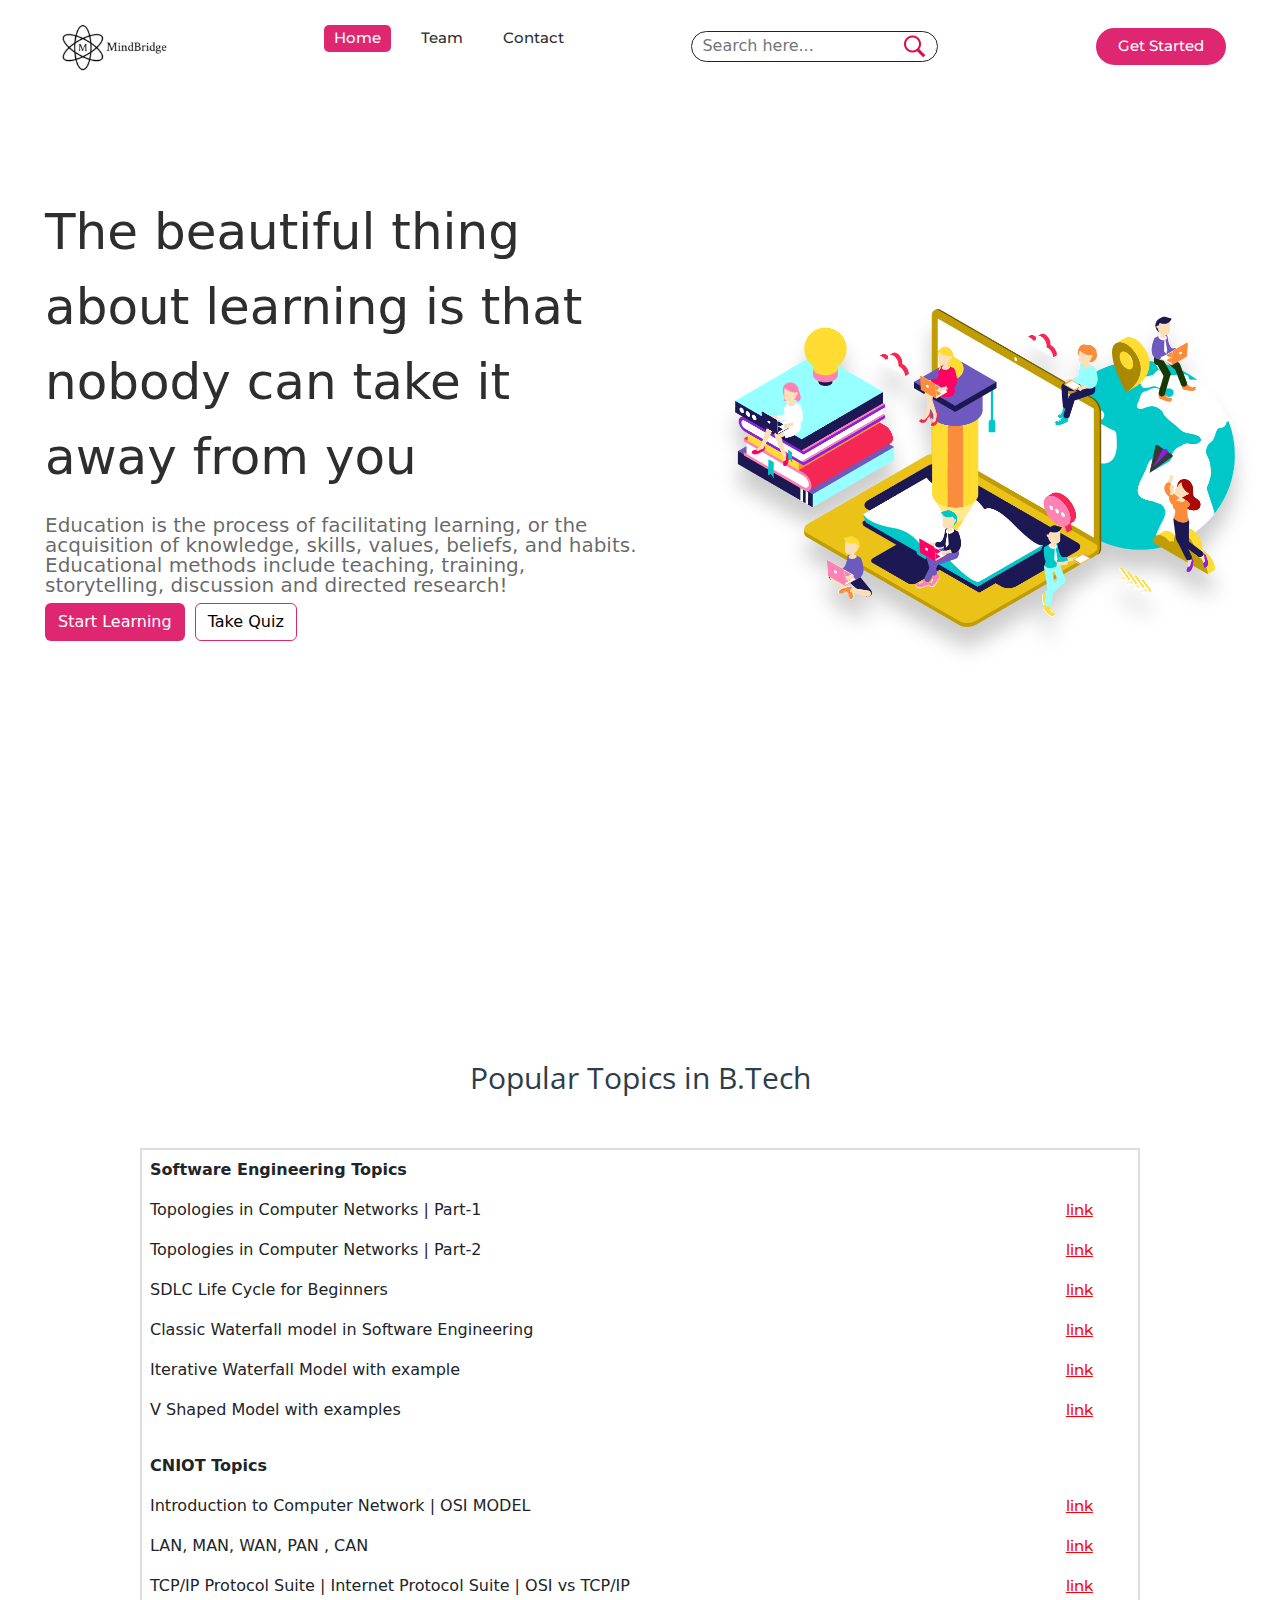
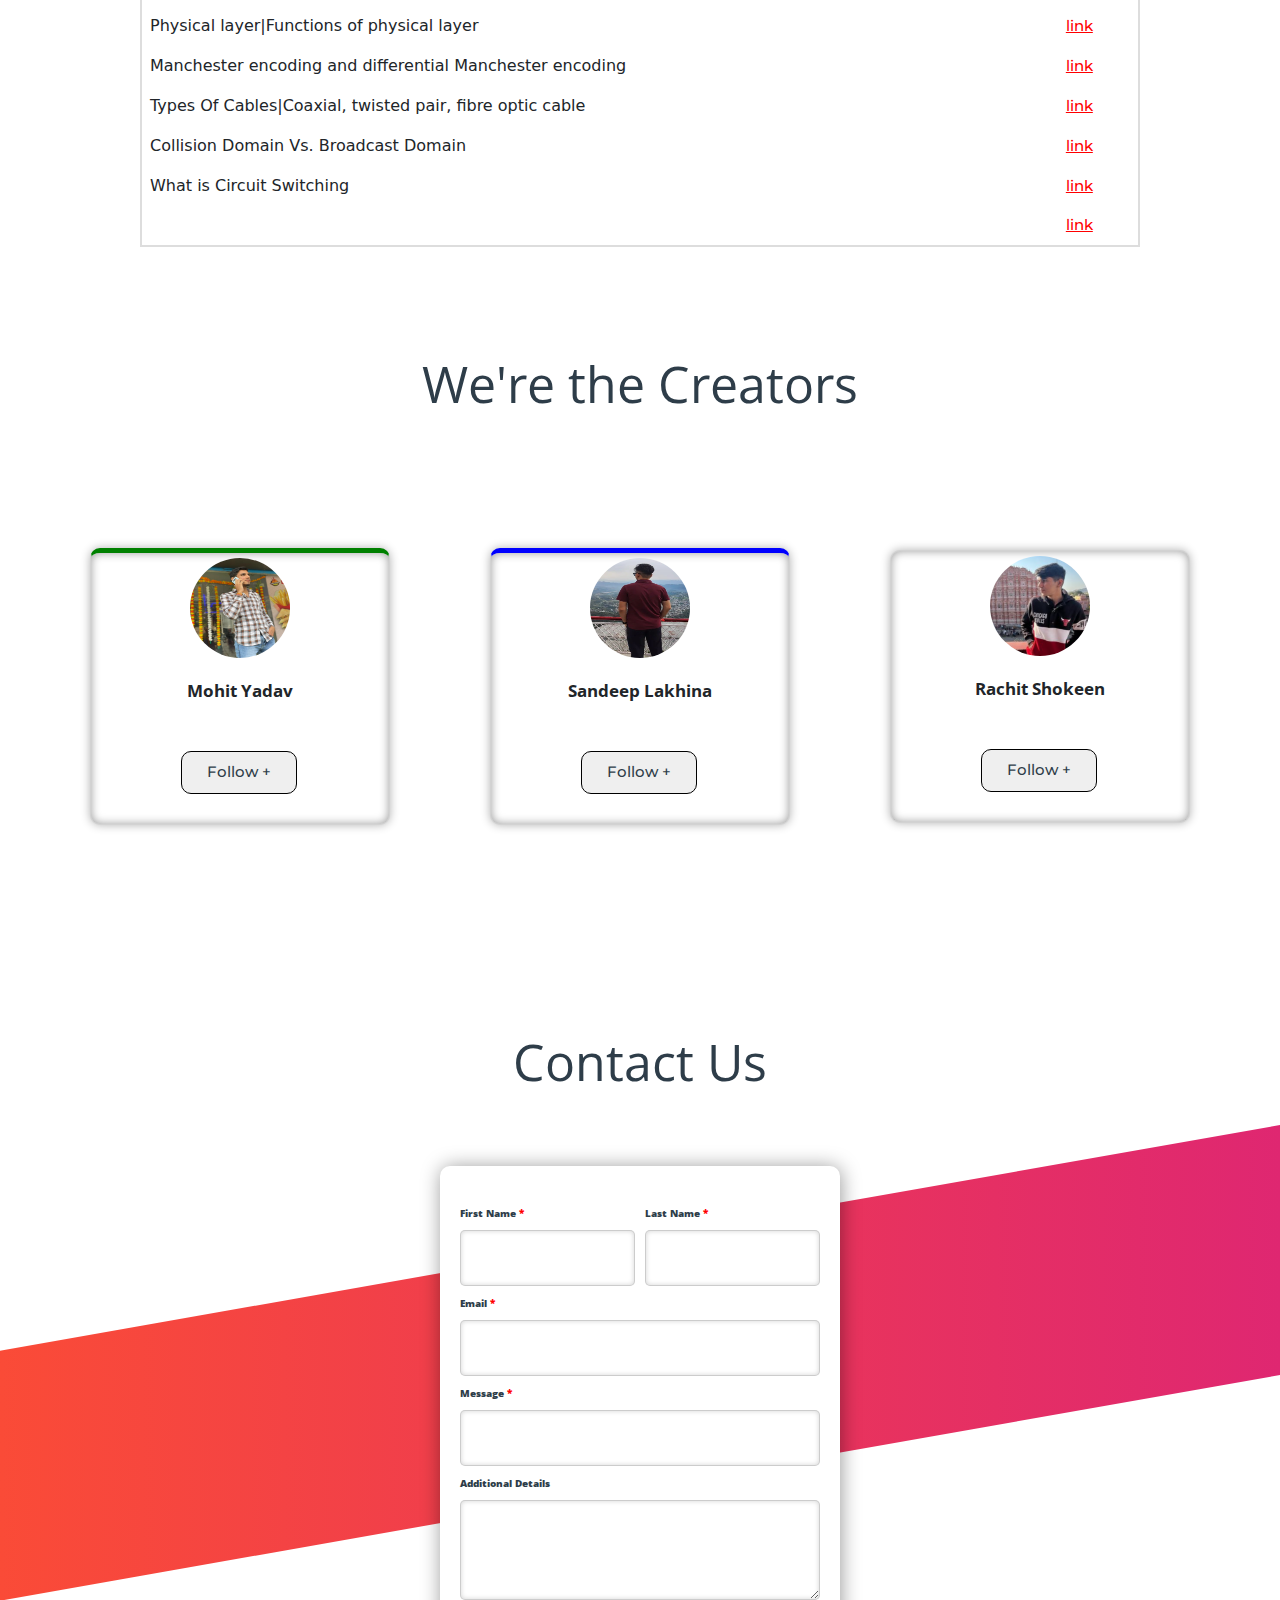
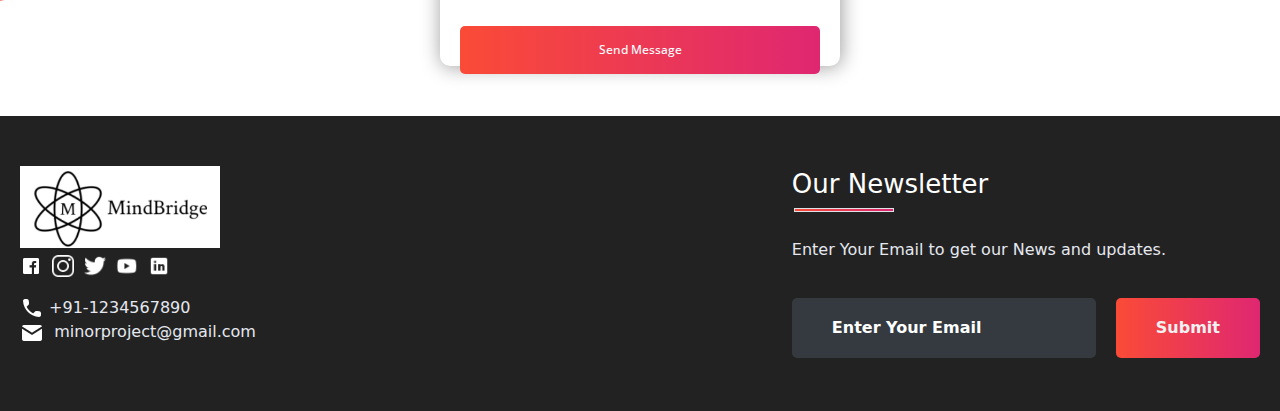
<file: index.html>
<!DOCTYPE html>
<html>
<head>
	<link rel="shortcut icon" type="png" href="images/icon/favicon.png">
	<meta charset="utf-8">
	<meta http-equiv="X-UA-Comaptible" content="IE=edge">
	<title>MindBridge</title>
	<meta name="desciption" content="">
	<meta name="viewport" content="width=device-width, initial-scale=1">
	<link rel="stylesheet" type="text/css" href="style.css">
    <link href="https://cdn.jsdelivr.net/npm/bootstrap@5.3.3/dist/css/bootstrap.min.css" rel="stylesheet" integrity="sha384-QWTKZyjpPEjISv5WaRU9OFeRpok6YctnYmDr5pNlyT2bRjXh0JMhjY6hW+ALEwIH" crossorigin="anonymous">
	<script type="text/javascript" src="script.js"></script>
	<script src="https://code.jquery.com/jquery-3.2.1.js"></script>
	<script>
		$(window).on('scroll', function(){
  			if($(window).scrollTop()){
  			  $('nav').addClass('black');
 			 }else {
 		   $('nav').removeClass('black');
 		 }
		})
	</script>
</head>
<body>
<!-- Navigation Bar -->
<header id="header">
    <nav>
        <div class="logo"><img src="images/icon/logo3.png" alt="logo"></div>
        <ul>
            <li><a class="active" href="">Home</a></li>
            <li><a href="#team_section">Team</a></li>
            <li><a href="#contactus_section">Contact</a></li>
        </ul>
        <div class="srch"><input type="text" class="search" placeholder="Search here..."><img src="images/icon/search.png" alt="search" onclick=slide()></div>
        <a class="get-started" href="login.html">Get Started</a>
        <img src="images/icon/menu.png" class="menu" onclick="sideMenu(0)" alt="menu">
    </nav>
    <div class="head-container">
        <div class="quote">
            <p>The beautiful thing about learning is that nobody can take it away from you</p>
            <h5>Education is the process of facilitating learning, or the acquisition of knowledge, skills, values, beliefs, and habits. Educational methods include teaching, training, storytelling, discussion and directed research!</h5>
            <button type="button" class="btn start-learn">Start Learning</button>
            <a href="quiz.html" class="btn btn-outline-primary take-quiz">Take Quiz</a>

        </div>
        <div class="svg-image">
            <img src="images/extra/svg1.jpg" alt="svg">
        </div>
    </div>
</header>

<!-- Some Popular Subjects -->
<div class="title">
    <span>Popular Topics in B.Tech</span>
</div>
<br><br>

<!-- make table here -->
<table>
    <thead>
        <tr>
          <th scope="col">Software Engineering Topics</th>
          <th scope="col"></th>
        </tr>
      </thead>
      <tbody>
        <tr>
            <td data-label="Topics">Topologies in Computer Networks | Part-1</td>
            <td data-label="Sales"><a style="color: red;" href="https://www.youtube.com/watch?v=uDulBxDb7GM&list=PLxCzCOWd7aiGFBD2-2joCpWOLUrDLvVV_&index=6&ab_channel=GateSmashers">link</a></td>
        </tr>
        <tr>
            <td data-label="Topics">Topologies in Computer Networks | Part-2</td>
            <td data-label="Sales"><a style="color: red;" href="https://youtube.com/watch?v=7t0YJWTjmdI&list=PLxCzCOWd7aiGFBD2-2joCpWOLUrDLvVV_&index=7&ab_channel=GateSmashers">link</a></td>
        </tr>
        <tr>
            <td data-label="Topics">SDLC Life Cycle for Beginners</td>
            <td data-label="Sales"><a style="color: red;" href="https://www.youtube.com/watch?v=kSU2MPeptpM&list=PLxCzCOWd7aiEed7SKZBnC6ypFDWYLRvB2&index=3">link</a></td>
        </tr>
        <tr>
            <td data-label="Topics">Classic Waterfall model in Software Engineering</td>
            <td data-label="Sales"><a style="color: red;" href="https://www.youtube.com/watch?v=noE3pnRzQGI&list=PLxCzCOWd7aiEed7SKZBnC6ypFDWYLRvB2&index=4">link</a></td>
        </tr>
        <tr>
            <td data-label="Topics">Iterative Waterfall Model with example</td>
            <td data-label="Sales"><a style="color: red;" href="https://www.youtube.com/watch?v=vl-IWe0DkwU&list=PLxCzCOWd7aiEed7SKZBnC6ypFDWYLRvB2&index=5">link</a></td>
        </tr>
        <tr>
            <td data-label="Topics">V Shaped Model with examples</td>
            <td data-label="Sales"><a style="color: red;" href="https://youtube.com/watch?v=algSKfQ03Sk&list=PLxCzCOWd7aiEed7SKZBnC6ypFDWYLRvB2&index=6">link</a></td>
        </tr>
        <tr>
            <td data-label="Topics"></td>
            <td data-label="Sales"><a style="color: red;" href=""></a></td>
        </tr>
    </tbody>

        <thead>
            <tr>
              <th scope="col">CNIOT  Topics</th>
              <th scope="col"></th>
            </tr>
          </thead>
        <tbody>
          <tr>
            <td data-label="Topics">Introduction to Computer Network | OSI MODEL</td>
            <td data-label="Sales"><a style="color: red;" href="https://www.youtube.com/watch?v=4D55Cmj2t-A&list=PLxCzCOWd7aiGFBD2-2joCpWOLUrDLvVV_&index=2">link</a></td>
        </tr>
          <tr>
            <td data-label="Topics">LAN, MAN, WAN, PAN , CAN</td>
            <td data-label="Sales"><a style="color: red;" href="https://www.youtube.com/watch?v=n0iaPtsnmxQ&list=PLxCzCOWd7aiGFBD2-2joCpWOLUrDLvVV_&index=3">link</a></td>
        </tr>
          <tr>
            <td data-label="Topics">TCP/IP Protocol Suite | Internet Protocol Suite | OSI vs TCP/IP</td>
            <td data-label="Sales"><a style="color: red;" href="https://www.youtube.com/watch?v=GfaHdjApnhU&list=PLxCzCOWd7aiGFBD2-2joCpWOLUrDLvVV_&index=4">link</a></td>
        </tr>
          <tr>
            <td data-label="Topics">Physical layer|Functions of physical layer</td>
            <td data-label="Sales"><a style="color: red;" href="https://www.youtube.com/watch?v=lg-f92uY1Lc&list=PLxCzCOWd7aiGFBD2-2joCpWOLUrDLvVV_&index=5">link</a></td>
        </tr>
          <tr>
            <td data-label="Topics">Manchester encoding and differential Manchester encoding</td>
            <td data-label="Sales"><a style="color: red;" href="https://www.youtube.com/watch?v=3IaB2a8tXLA&list=PLxCzCOWd7aiGFBD2-2joCpWOLUrDLvVV_&index=8 ">link</a></td>
        </tr>
          <tr>
            <td data-label="Topics">Types Of Cables|Coaxial, twisted pair, fibre optic cable
            </td>
            <td data-label="Sales"><a style="color: red;" href="https://www.youtube.com/watch?v=wuI6FGsOFZU&list=PLxCzCOWd7aiGFBD2-2joCpWOLUrDLvVV_&index=10">link</a></td>
        </tr>
          <tr>
            <td data-label="Topics">Collision Domain Vs. Broadcast Domain</td>
            <td data-label="Sales"><a style="color: red;" href="https://www.youtube.com/watch?v=301XUVtn-6s&list=PLxCzCOWd7aiGFBD2-2joCpWOLUrDLvVV_&index=16">link</a></td>
        </tr>
        <tr>
            <td data-label="Topics">What is Circuit Switching</td>
            <td data-label="Sales"><a style="color: red;" href="https://www.youtube.com/watch?v=Cug52cpjM_g&list=PLxCzCOWd7aiGFBD2-2joCpWOLUrDLvVV_&index=17">link</a></td>
        </tr>
        <tr>
          <td data-label="Topics"></td>
          <td data-label="Sales"><a style="color: red;" href="">link</a></td>
      </tr>
        <!-- Add more rows as needed -->
      </tbody>
    
  </table>

<!-- ABOUT
<div class="diffSection" id="about_section">
    <center><p style="font-size: 50px; padding: 100px">About</p></center>
    <div class="about-content">
            <div class="side-image">
                <img class="sideImage" src="images/extra/e3.jpg">
            </div>
            <div class="side-text">
                <h2>What you think about us ?</h2>
                <p>Rao sahab</p>
            </div>
    </div>
</div> -->


<!-- TEAM -->
<div class="diffSection" id="team_section">
    <center><p style="font-size: 50px; padding-top: 100px; padding-bottom: 60px;">We're the Creators</p></center>
    <div class="totalcard">
        <div class="card">
            <center><img src="images/creator/mohit.png"></center>
            <center><div class="card-title">Mohit Yadav</div>
            <div id="detail">
                <!-- <p>“ You can teach a student a lesson for a day; but if you can teach him to learn by creating curiosity, he will continue the learning process as long as he lives “</p> -->
                <div class="duty"></div>
                <a href="https://www.linkedin.com/in/mohit-yadav-64651722b//" target="_blank"><button class="btn-roshan">Follow +</button></a>
            </div>
            </center>
        </div>
        <div class="card">
            <center><img src="images/creator/sandeep.png"></center>
            <center><div class="card-title">Sandeep Lakhina</div>
            <div id="detail">
                <!-- <p>“ Real education should consist of drawing the goodness and the best out of our own students. What better books can there be than the book of humanity “</p> -->
                <div class="duty"></div>
                <a href="https://www.linkedin.com/in/sandeep-lakhina-41b74b23a/" target="_blank"><button class="btn-akhil">Follow +</button></a>
            </div>
            </center>
        </div>
        <div class="card">
            <center><img src="images/creator/rachit.png"></center>
            <center><div class="card-title">Rachit Shokeen</div>
            <div id="detail">
                <!-- <p>“ Real education should consist of drawing the goodness and the best out of our own students. What better books can there be than the book of humanity “</p> -->
                <div class="duty"></div>
                <a href="https://www.linkedin.com/in/rachit-shokeen-b58196272/" target="_blank"><button class="btn-akhil">Follow +</button></a>
            </div>
            </center>
        </div>
        
    </div>
</div>


<!-- CONTACT US -->
<div class="diffSection" id="contactus_section">
    <center><p style="font-size: 50px; padding: 100px">Contact Us</p></center>
    <div class="csec"></div>
    <div class="back-contact">
        <div class="cc">
        <form action="mailto:roshank9419@gmail.com" method="post" enctype="text/plain">
            <label>First Name <span class="imp">*</span></label><label style="margin-left: 185px">Last Name <span class="imp">*</span></label><br>
            <center>
            <input type="text" name="" style="margin-right: 10px; width: 175px" required="required"><input type="text" name="lname" style="width: 175px" required="required"><br>
            </center>
            <label>Email <span class="imp">*</span></label><br>
            <input type="email" name="mail" style="width: 100%" required="required"><br>
            <label>Message <span class="imp">*</span></label><br>
            <input type="text" name="message" style="width: 100%" required="required"><br>
            <label>Additional Details</label><br>
            <textarea name="addtional"></textarea><br>
            <button type="submit" id="csubmit">Send Message</button>
        </form>
        </div>
    </div>
</div>


<!-- FOOTER -->
<footer>
    <div class="footer-container">
        <div class="left-col">
            <img src="images/icon/logo3.png" style="width: 200px;">
            <div class="logo"></div>
            <div class="social-media">
                <a href="#"><img src="images/icon\fb.png"></a>
                <a href="#"><img src="images/icon\insta.png"></a>
                <a href="#"><img src="images/icon\tt.png"></a>
                <a href="#"><img src="images/icon\ytube.png"></a>
                <a href="#"><img src="images/icon\linkedin.png"></a>
            </div><br><br>
            <p><img src="images/icon/phone.png"> +91-1234567890<br><img src="images/icon/mail.png">&nbsp; minorproject@gmail.com</p>
        </div>
        <div class="right-col">
            <h1 style="color: #fff">Our Newsletter</h1>
            <div class="border"></div><br>
            <p>Enter Your Email to get our News and updates.</p>
            <form class="newsletter-form">
                <input class="txtb" type="email" placeholder="Enter Your Email">
                <input class="btn" type="submit" value="Submit">
            </form>
        </div>
    </div>
</footer>

</body>
</html>
</file>
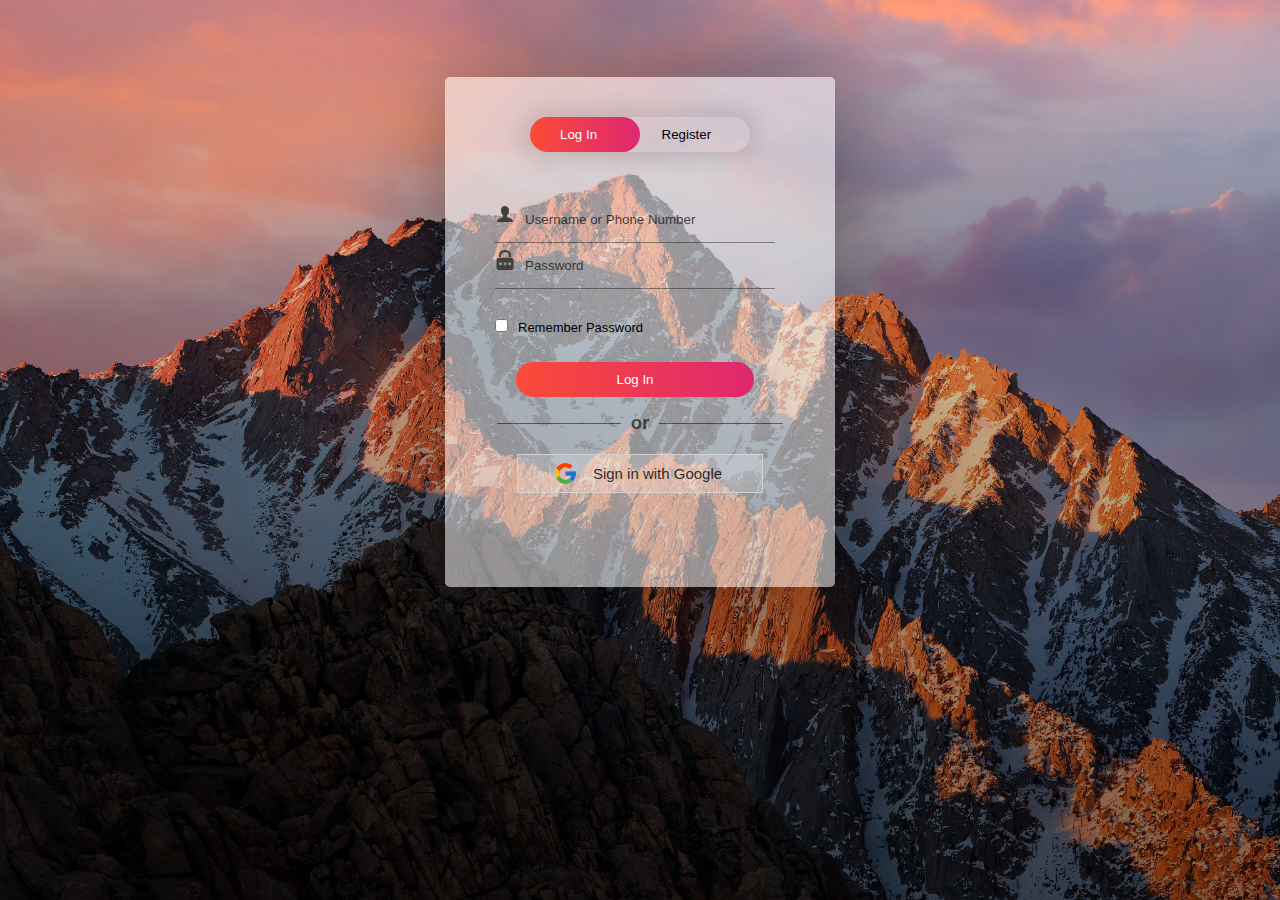
<file: login.html>
<!DOCTYPE html>
<html>
<head>
	<link rel="shortcut icon" type="png" href="images/icon/favicon.png">
	<title>Login SignUp</title>
	<link rel="stylesheet" type="text/css" href="loginStyle.css">
	<script src="https://ajax.googleapis.com/ajax/libs/jquery/3.4.1/jquery.min.js"></script>

  <!-- It will redirect to the Home Page after submitting the form -->
  <script>
  $(document).ready(function(){
    $("form").submit(function(){
      alert("Great Job !");
    });
  });
  </script>
</head>
<body>
		<div class="form-box">
			<div class="button-box">
				<div id="btn"></div>
				<button type="button" class="toggle-btn" id="log" onclick="login()" style="color: #fff;">Log In</button>
				<button type="button" class="toggle-btn" id="reg" onclick="register()">Register</button>
			</div>
			<!-- <div class="social-icons">
				<img src="images/icon/fb2.png">
				<img src="images/icon/insta2.png">
				<img src="images/icon/tt2.png">
			</div> -->
			
			<!-- Login Form -->
			<form id="login" class="input-group" action="index.html">
				<div class="inp">
					<img src="images/icon/user.png"><input type="text" id="email" class="input-field" placeholder="Username or Phone Number" style="width: 88%; border:none;" required="required">
				</div>
				<div class="inp">
					<img src="images/icon/password.png"><input type="password" id="password" class="input-field" placeholder="Password" style="width: 88%; border: none;" required="required">
				</div>
				<input type="checkbox" class="check-box">Remember Password
				<button type="submit" class="submit-btn">Log In</button>
			</form>


			<div class="other" id="other">
				<div class="instead">
					<h3>or</h3>
				</div>
				<button class="connect" onclick="google()">
					<img src="images/icon/google.png"><span>Sign in with Google</span>
				</button>
			</div>
			
			<!-- Registration Form -->
			<form id="register" class="input-group">
				<input type="text" class="input-field" placeholder="Full Name" required="required">
				<input type="email" class="input-field" placeholder="Email Address" required="required">
				<input type="password" class="input-field" placeholder="Create Password" name="psame" required="required">
				<input type="password" class="input-field" placeholder="Confirm Password" name="psame" required="required">
				<input type="checkbox" class="check-box" id="chkAgree" onclick="goFurther()">I agree to the Terms & Conditions
				<button type="submit" id="btnSubmit" class="submit-btn reg-btn">Register</button>
			</form>
		</div>
		<script type="text/javascript" src="script.js"></script>
</body>
</html>
</file>
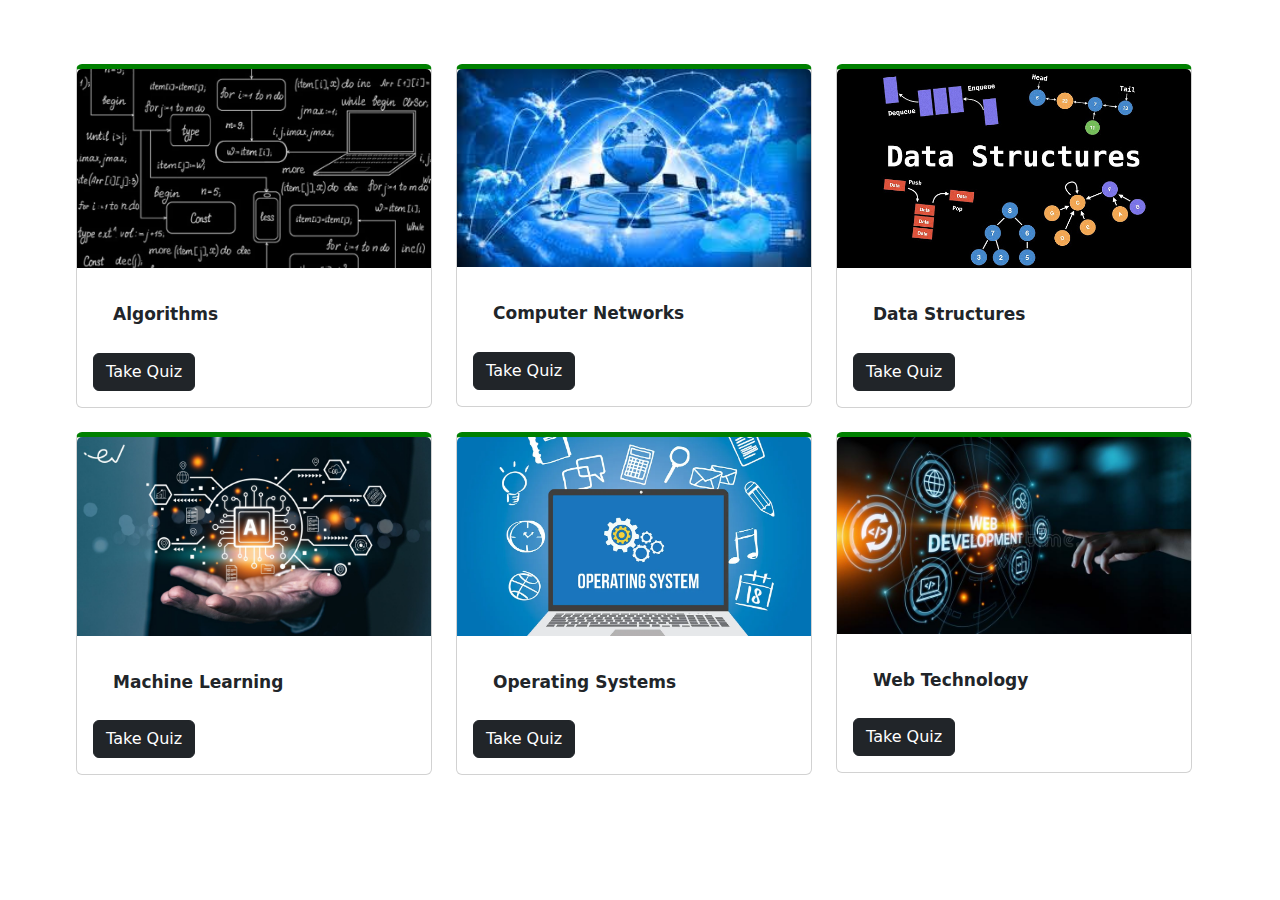
<file: quiz.html>
<!DOCTYPE html>
<html lang="en">
<head>
    <link rel="shortcut icon" type="png" href="images/icon/favicon.png">
  <meta charset="UTF-8">
  <meta name="viewport" content="width=device-width, initial-scale=1.0">
  <title>Quiz</title>
  <link rel="stylesheet" type="text/css" href="style.css">
  <link href="https://cdn.jsdelivr.net/npm/bootstrap@5.2.2/dist/css/bootstrap.min.css" rel="stylesheet" integrity="sha384-ZenhBwPWqAZlvtSVKMægCTqKF8VBxEHhwzL+ldYlAqVDtAwzJEJUKQyDPrYA+tSU" crossorigin="anonymous">
</head>
<body>
  <div class="container main-container" style="margin: 5%;">
    <div class="row row-cols-1 row-cols-md-3 g-4">
      <div class="col">
        <div class="card">
          <img src="images/quiz/algo.png" class="card-img-top" alt="Card Image 1">
          <div class="card-body">
            <h5 class="card-title">Algorithms</h5>
            <a href="https://docs.google.com/forms/d/e/1FAIpQLSflwS89sG7H98J9vFgFqJgsKaZ5gpq3yUlOiW3up7RQQ-qRnw/viewform?embedded=true" class="btn btn-dark">Take Quiz</a>
          </div>
        </div>
      </div>
      <div class="col">
        <div class="card">
          <img src="images/quiz/computer-network.jpeg" class="card-img-top" alt="Card Image 2">
          <div class="card-body">
            <h5 class="card-title">Computer Networks</h5>
            <a href="https://forms.gle/Gr9aASHr29xMK6pGA" class="btn btn-dark">Take Quiz</a>
          </div>
        </div>
      </div>
      <div class="col">
        <div class="card">
          <img src="images/quiz/data-structures.jpg" class="card-img-top" alt="Card Image 3">
          <div class="card-body">
            <h5 class="card-title">Data Structures</h5>
            <a href="https://docs.google.com/forms/d/e/1FAIpQLSfY5oIAz4R9Ty-LBpx7h4th6OJ0-RkrxIlLslRV4NjwwW8_uw/viewform?embedded=true" class="btn btn-dark">Take Quiz</a>
          </div>
        </div>
      </div>
      <div class="col">
        <div class="card">
          <img src="images/quiz/machine-learning.png" class="card-img-top" alt="Card Image 4">
          <div class="card-body">
            <h5 class="card-title">Machine Learning</h5>
            <a href="https://forms.gle/MiL8YvqCTVGkYAML8" class="btn btn-dark">Take Quiz</a>
          </div>
        </div>
      </div>
      <div class="col">
        <div class="card">
          <img src="images/quiz/operating-system.jpg" class="card-img-top" alt="Card Image 5">
          <div class="card-body">
            <h5 class="card-title">Operating Systems</h5>
            <a href="https://forms.gle/K3BcbSpxWDnJ488S8" class="btn btn-dark">Take Quiz</a>
          </div>
        </div>
      </div>
      <div class="col">
        <div class="card">
          <img src="images/quiz/web-tech.jpg" class="card-img-top" alt="Card Image 6">
          <div class="card-body">
            <h5 class="card-title">Web Technology</h5>
            <a href="https://forms.gle/zQWUFovowQ6Nz5jR7" class="btn btn-dark">Take Quiz</a>
          </div>
        </div>
      </div>
    </div>
  </div>
</file>
<file: style.css>
@import url('https://fonts.googleapis.com/css?family=Montserrat:500&display=swap');
@import url('https://fonts.googleapis.com/css?family=Dancing+Script&display=swap');
@import url('https://fonts.googleapis.com/css?family=Open+Sans&display=swap');

* {
	box-sizing: border-box;
	margin: 0;
	padding: 0;
}

html {
	scroll-behavior: smooth;
}
body {
	background: #FFF;
	font-family: 'Open Sans', sans-serif;
}

header {
	height: 90vh;
	/* background: #000; */
}
.black {
	box-shadow: 0 2px 10px rgba(0, 0, 0, 0.5);
}
nav {
	padding-top: 20px;
	padding-bottom: 20px;
	top: 0;
	position: fixed;
	display: flex;
	width: 100%;
	z-index: 1000;
	background: #fff;
	justify-content: space-around;
	transition: 1.5s;
	align-items: center;
}
/*till here*/
nav ul {
	display: flex;
	align-items: center;
}
nav ul li {
	list-style: none;
	margin: 5px 10px;
}
nav ul li a {
	padding: 2px 10px;
	color: #2e2e2e;
	cursor: pointer;
	transition: .5s;
	text-decoration: none;
}
nav ul li a:hover {
	color: #fff;
	border-radius: 5px;
	background: #DF2771;
}
.active {
	color: #fff;
	border-radius: 5px;
	background: #DF2771;
}
.srch {
	padding: 2px 10px;
	display: flex;
	/* align-items: center; */
	justify-content: center;
	/* background: #0066ff; */
	border: 1px solid;
	border-radius: 20px;
}
.srch img {
	width: 25px;
	cursor: pointer;
}
.srch .search {
	/* padding: 2px 10px; */
	outline: none;
	border: none;
	background: transparent;
}

.get-started {
	margin-left: 50px;
	padding: 5px 20px;
	border: 2px solid #DF2771;
	border-radius: 20px;
	text-decoration: none;
	
	transition: .5s;
	background-color: #DF2771;
	color: #fff;
}
.get-started:hover {
	color: #2e2e2e;
	background: #fff;
}
.logo img{
	width: 120px;
	cursor: pointer;
	transition: all 1s;
}

.start-learn{
	background-color: #DF2771 !important;
	color: white !important;
	margin-right: 10px;
}

.take-quiz{
	border-color: #DF2771 !important;
	color: black !important;
}

.take-quiz:hover {
	background: #DF2771 !important;
	color: white !important;
}

a, button {
	float: left;
	font-family: "Montserrat", sans-serif;
	font-weight: 500;
	font-size: 15px;
	color: #2E3D49;
	display: block;
	text-decoration: none;
	text-align: center;
}
.head-container {
	margin-top: 245px;
	display: flex;
	flex-wrap: wrap;
	align-items: center;
	justify-content: space-around;
}
.quote {
	width: 600px;
	transform: translateY(-50px);
}
.quote h5 {
	margin-top: 20px;
	color: #0009;
	line-height: 20px;
}
.quote p {
	font-size: 50px;
	color: #2e2e2e;
}
.quote .play {
	margin-top: 20px;
	display: flex;
	/* justify-content: center; */
	align-items: center;
}
.quote .play img {
	width: 45px;
	cursor: pointer;
	filter: drop-shadow(0 0 10px #0002);
}
.quote .play span a{
	margin-left: 10px;
	font-size: 20px;
	font-weight: 900;
	color: rgba(0, 0, 0, 0.8);
	cursor: pointer;
}
.svg-image img{
	width: 500px;
	filter: drop-shadow(0 20px 10px rgba(0,0,0,0.2));
}

/* SIDE MENU */
.menu {
	cursor: pointer;
	width: 25px;
	display: none;
}
.side-menu {
	width: 100%;
	height: 100%;
	background: rgba(182, 33, 90, 0.993);
	position: absolute;
	top: 0;
	transition: .8s;
	z-index: 2000;
	transform: translateX(-100%);
}
.side-menu ul {
	margin-top: 35%;
	display: flex;
	flex-direction: column;
	justify-content: center;
	/* background: #FA4B37; */
}
.side-menu ul li {
	list-style: none;
	/* background: #009900; */
	display: flex;
	justify-content: center;
	align-items: center;
	/* border-bottom: 1px solid #fff; */
	/* padding: 10px 0px; */
}
.side-menu ul li:hover a{
	background: #fff;
	color: #DF2771;
}
.side-menu ul li a{
	color: #FFF;
	width: 100%;
	font-size: 1em;
	/* background: #2E3D49; */
	text-decoration: none;
	padding: 15px 0px;
}
.close img{
	float: right;
	width: 35px;
	cursor: pointer;
	margin: 10px;
}
.user {
	display: flex;
	justify-content: center;
	align-items: center;
	margin-top: 10%;
}
.user img {
	width: 60px;
	border-radius: 50%;
	border: 2px solid #fff;
	filter: drop-shadow(0 10px 20px #0004);
	margin-right: 30px;
	cursor: pointer;
}
.user p {
	color: #fff;
	cursor: pointer;
}
.user img, .user p {
	opacity: 1;
}
/*Common things in all sections*/
#about_section, #portfolio_section, #team_section, #services_section, #contactus_section {
	font-family: 'Open Sans', sans-serif;
	color: #2E3D49;
	position: relative;
}
.diffSection {
	width: 100%;
	/*position: relative;*/
	justify-content: center;
	align-items: center;
}
.diffSection .content {
	margin: 10px;
	text-align: center;
	padding: 10px 100px;
	font-size: 1.1em;
}

/*PORTFOLIO*/
.extra {
	width: 100%;
}
.extra p {
	padding: 30px;
	padding-bottom: 150px;
	font-size: 50px;
	text-align: center;
	color: #fff;
	background-image: linear-gradient(rgba(0,0,0,0),rgba(0,0,0,0.7)),url("images/extra/b1.jpg");
	background-size: cover;
	background-attachment: fixed;
	font-family: cursive;
	z-index: -9;
}
.smbox {
	display: flex;
	flex-wrap: wrap;
	transform: translateY(-100px);
	justify-content: center;
}
.smbox span {
	margin: 1%;
	background: #fff;
	box-shadow: inset 0px 0px 25px rgba(0,0,0,0.2),
						0 0 40px rgba(0,0,0,0.3);
	border-radius: 10px;
	padding: 30px 50px;
	cursor: pointer;
}
.smbox span:hover {
	transform: scale(1.3);
	transition: .5s ease;
}
.smbox .data {
	font-size: 80px;
	color: #FA6146;	
}
.smbox .det {
	font-size: 20px;
	color: #272529;
	font-family: cursive;
}

/*Title*/
.title {
	 margin-top: 0px; 
	font-family: 'Open Sans', sans-serif;
	font-size: 30px;
	text-align: center;
	color: #2E3D49;
}

/*ABOUT*/
.about-content {
	width: 100%;
	position: relative;
	justify-content: center;
	flex-wrap: wrap;
	display: flex;
	align-items: center;
}
.about-content .side-text {
	width: 550px;
	padding: 50px 40px;
	background: #fff;
	box-shadow: 2px 0 100px rgba(0,0,0,0.3);
	border-radius: 5px;
	text-align: justify;
	line-height: 22px;
	opacity: 0;
	transform: translateX(-100px);
	transition: 1s ease-in-out;
}
.about-content .side-text-appear {
	opacity: 1;
	transform: translateX(0px);
}
.about-content .side-text h2 {
	padding: 10px;
}
.about-content .side-text p {
	padding: 10px;
}
.about-content .side-image img {
	width: 90%;
	border-radius: 5px;
}
.sideImage {
	transform: translateX(100px);
	opacity: 0;
	transition: .8s ease-in-out;
}
.sideImage-appear {
	opacity: 1;
	transform: translateX(0px);
}

/*POPULAR SUBJECTS*/
.cbox {
	position: relative;
	width: 100%;
	display: inline-flex;
	flex-wrap: wrap;
	justify-content: center;
}
.cbox .det {
	width: 250px;
	height: 80px;
	margin: 10px;
	background: #fff;
	cursor: pointer;
}
.cbox .det a{
	justify-content: space-around;
	width: 250px;
	padding: 28px;
	border-radius: 10px;
	border: 1px solid #FA4B37;
	font-size: 15px;
	color: #272529;
	font-family: cursive;
	text-decoration: none;
}
.cbox .det a:hover {
	background: linear-gradient(to right, #FA4B37, #DF2771);
	color: white;
}
.cbox .det a:hover img{
	filter: brightness(100);
}
.cbox img {
	width: 20px;
	margin-right: 20px;
}

/*TEAM SECTION*/
.totalcard {
	width: 100%;
	display: flex;
	flex-wrap: wrap;
	align-items: center;
	justify-content: center;
	margin-bottom: 50px;
}
.totalcard .card {
	margin: 50px;
	width: 300px;
	border-radius: 10px;
	background: #fff;
}
.totalcard .card{
	box-shadow: inset 0 0 10px rgba(0,0,0,0.4),
					0 0 10px rgba(0,0,0,0.3);
}
.card:nth-child(1){
	border-top: 5px solid green;
}
.card:nth-child(2){
	border-top: 5px solid blue;
}
.card:nth-child(1):hover {
	box-shadow: inset 0px 0px 10px rgba(0,255,0,0.5),
				1px 1px 30px rgba(0,255,0,0.5);
}
.card:nth-child(2):hover {
	box-shadow: inset 0px 0px 10px rgba(0,0,255,0.5),
				1px 1px 30px rgba(0,0,255,0.5);
}
.totalcard .card img {
	width: 100px;
	height: 100px;
	margin-top: 5px;
	cursor: pointer;
	border-radius: 50px;
	transition-duration: .8s;
}
.totalcard .card img:hover {
	transform: scale(3.5);
	border-radius: 0;
	box-shadow: 0 0 20px rgba(0,0,0,0.5);
}
#detail p{
	font-size: 15px;
	line-height: 25px;
	font-variant: small-caps;
	text-align: center;
	margin: 25px;
	margin-bottom: 0px;
	margin-top: 0px;
}
#detail button {
	outline: none;
	border-radius: 10px;
	border-style: none;
	border: 1px solid black;
	padding: 9px 25px;
	cursor: pointer;
	transition-duration: .4s;
}
#detail a {
	bottom: 80px;
	text-decoration: none;
	margin-bottom: 30px;
	margin-top: 20px;
	margin-left: 90px;
	align-self: center;
}
.btn-roshan:hover {
	background: rgba(0,255,0,0.7);
	color: #fff;
}
.btn-roshan2:hover {
	background: rgba(0,0,255,0.5);
	color: #fff;
}
.card-title {
	font-size: 17px;
	color: #343A40;
	padding: 20px;
	font-weight: 700;
}

/*Service Section*/
/*Service Section*/
.service-swipe {
	display: flex;
	flex-wrap: wrap;
	justify-content: center;
	align-items: center;
	background-image: linear-gradient(rgba(0,0,0,0),rgba(0,0,0,0.7)),url("images/extra/b3.jpg");
	background-size: cover;
	background-attachment: fixed;
}
.service-swipe .s-card img {
	width: 100px;
}
.service-swipe a {
	padding: 0;
	margin: 40px 10px;
}
.service-swipe .s-card {
	display: flex;
	justify-content: space-around;
	padding: 10px;
	align-items: center;
	text-align: center;
	width: 350px;
	height: 200px;
	box-shadow: inset 0 0 20px rgba(255,255,255,0.05),
					0 0 50px rgba(0,0,0,0.8);
	border-radius: 5px;
	cursor: pointer;
	transition-duration: .5s;
}
.service-swipe .s-card p {
	color: #f2f2f2;
	font-size: 1.2em;
	font-family: 'Open Sans',sans-serif;
}
.service-swipe .s-card:hover {
	box-shadow: 0 0 50px rgba(255,255,255,0.8);
	transform: translateY(-10px);
}

/*Contact Us Section*/
.csec {
	background: linear-gradient(to right, #FA4B37, #DF2771);
	background-attachment: fixed; 
	position: absolute;
	width: 100%;
	height: 250px;
	top: 200px;
	content: '';
	transform-origin: top right;
	transform: skewY(-10deg);
	z-index: -1;
}
.back-contact {
	margin-top: 0px;
	transform: translateY(-50px);
	display: flex;
	align-items: center;
	justify-content: space-around;
}
.cc {
	height: 400px;
	width: 400px;
	height: 500px;
	border-radius: 10px;
	justify-content: center;
	box-shadow: 1px 1px 20px rgba(0,0,0,0.4);
	background: #fff;
}
.cc form {
	margin: 5%;
	margin-top: 40px;
	width: 90%;
	height: 90%;
}
.cc form label {
	position: absolute;
	color: #2E3D49;
	font-size: 10px;
	font-weight: 800;
}
.cc form input {
	padding: 15px;
	margin-bottom: 10px;
	border-radius: 5px;
	box-shadow: inset 0 0 5px lightgray;
	border: 1px solid rgba(0,0,0,0.2);
	outline: none;
	color: #2E3D49;
	font-weight: 600;
}
.imp {
	color: red;
}
form textarea {
	width: 100%;
	height: 100px;
	box-shadow: inset 0 0 5px lightgray;
	border: 1px solid rgba(0,0,0,0.2);
	border-radius: 5px;
	outline: none;
	color: #2E3D49;
	font-weight: 600;
	padding: 15px;
}
#csubmit {
	margin-top: 20px; 
	background: linear-gradient(to right, #FA4B37, #DF2771);
	border-radius: 5px;
	border-style: none;
	outline: none;
	width: 100%;
	padding: 15px 25px;
	color: #fff;
	font-size: 12px;
	cursor: pointer;
}

/*REVIEW SECTION*/
#makeitfull {
	display: flex;
	justify-content: center;
	transform: translateY(35px);
}
#makeitfull img {
	width: 50px;
}
.review {
	background: #F8F8F8;
	width: 100%;
}
.rev-container {
	padding: 10px 10%;
	display: flex;
	flex-wrap: wrap;
	justify-content: space-around;
}
.rev-container .rev-card {
	/*overflow: hidden;*/
	width: 550px;
	height: 240px;
	margin-bottom: 40px;
	background: #fff;
	display: flex;
	padding: 10px;
	box-shadow: 2px 2px 20px rgba(0,0,0,0.2);
}
.rev-card:hover {
	box-shadow: 1px 1px 5px rgba(0,0,0,0.2);
}
.identity {
	display: flex;
	flex-wrap: wrap;
	justify-content: center;
	padding: 10px;
}
.identity img {
	width: 120px;
	height: 120px;
	transition-duration: .8s;
	border-radius: 50%;
}
.identity img:hover {
	transform: scale(2.2);
	border-radius: 0px;
	box-shadow: 0 0 20px rgba(0,0,0,0.3);
}
.identity p {
	width: 150px;
	font-weight: bold;
	color: #2E3D49;
	text-align: center;
}
.identity h6 {
	width: 150px;
	text-align: center;
}
.identity .rating img {
	width: 12px;
	height: 12px;
	margin-right: 5px;
}
.rev-cont {
	overflow: hidden;
}
.rev-cont #title {
	padding: 10px;
	color: #2E3D49;
	font-weight: bold;
}
.rev-cont #content {
	padding: 10px;
	font-size: .9em;
	color: #2E3D49;
	line-height: 22px;
	text-align: justify;
}


/*FEEDBACK*/
.title2 {
	position: relative;
	margin-top: 150px;
	margin-left: 100px;
}
.title2 span{
	font-weight: 700;
	font-family: 'Open Sans', sans-serif;
	font-size: 30px;
	color: #2E3D49;
}
.title2 .shortdesc2 {
	padding: 10px;
	font-family: 'Open Sans', sans-serif;
	font-size: 15px;
	color: #2E3D49;
	margin-bottom: 10px;
}
.feedbox {
	margin-top: 50px;
	width: 100%;
	display: flex;
	background-image: linear-gradient(rgba(0,0,0,0),rgba(0,0,0,0.7)),url("images/extra/b4.jpg");
	background-size: cover;
	padding: 50px 80px;
	background-attachment: fixed;
}
.feed {
	width: 800px;
	height: 400px;
	position: relative;
	border-radius: 10px;
	justify-content: center;
	box-shadow: inset 0 0 90px rgba(0,0,0,0.6),
					0 0 80px rgba(0,0,0,0.2);
	background: rgba(0,0,0,0.4);
}
.feed form {
	width: 100%;
	height: 100%;
	padding: 20px;
}

.feed form label {
	position: absolute;
	color: #f2f2f2;
	font-size: 10px;
	font-weight: 800;
}
.feed form input, .feed textarea {
	padding: 15px;
	border-radius: 5px;
	box-shadow: inset 0 0 5px lightgray;
	border: 1px solid rgba(0,0,0,0.2);
	outline: none;
	color: #2E3D49;
	background: #fff9;
	font-weight: 600;
}
.feed form input {
	margin-bottom: 15px;
	width: 50%;
}
.feed form .fname {
	width: 25%;
}
.feed form textarea {
	width: 100%;
	height: 100px;
}
.feed #csubmit {
	margin-top: 25px; 
	background: linear-gradient(to right, #FA4B37, #DF2771);
	border-radius: 5px;
	border-style: none;
	outline: none;
	width: 100%;
	padding: 15px 25px;
	color: #fff;
	font-size: 12px;
	cursor: pointer;
}

/*SCROLLING TEXT*/
.marqu {
	text-align: center;
	justify-content: center;
	color: #fff;
	font-size: 20px;
	padding: 10px;
}

/*FOOTER*/
footer {
	color: #E5E8EF;
	background: #000D;
	padding: 50px 0; 
}
footer .footer-container {
	max-width: 1300px;
	margin: auto;
	padding: 0 20px;
	display: flex;
	justify-content: space-between;
	align-items: center;
	flex-wrap: wrap-reverse;
}
footer .social-media img{
	width: 22px;
}
footer .logo {
	width: 180px;
	color: #fff;
}
footer .social-media a{
	margin-right: 10px;
	font-size: 22px;
	text-decoration: none;
}
footer .right-col h1{
	font-size: 26px;
}
footer .border{
	width: 100px;
	height: 4px;
	background: linear-gradient(to right, #FA4B37, #DF2771);
	margin: 2px;
}
footer .newsletter-form {
	display: flex;
	justify-content: center;
	align-items: center;
	flex-wrap: wrap;
}
footer input::placeholder {
  color: white !important;
}
footer .txtb {
	flex: 1;
	padding: 18px 40px;
	font-size: 16px;
	background: #343A40;
	border: none;
	font-weight: 700;
	outline: none;
	border-radius: 5px;
	min-width: 260px;
	margin-top: 20px;
	color: white;
}
footer .btn {
	margin-top: 20px;
	padding: 18px 40px;
	font-size: 16px;
	color: #f1f1f1;
	background: linear-gradient(to right, #FA4B37, #DF2771);
	border: none;
	font-weight: 700;
	outline: none;
	border-radius: 5px;
	margin-left: 20px;
	cursor: pointer;
	transition: opacity .3s linear;	
}
footer .btn:hover {
	opacity: .7;
}

/*PROPERTIES FOR MAKING WEBSITE RESPONSIVE*/
@media screen and (max-width: 960px) {
	.footer-container {
		max-width: 600px;
	}
	.right-col {
		width: 100%;
		margin-bottom: 60px;
	}
	.left-col {
		width: 100%;
		text-align: center;
	}
	.social-media {
		display: flex;
		justify-content: center;
	}
	.logo {
		transition: 1s;
		margin-left: 30%;
	}
	nav ul, .srch, .get-started{
		display: none;
	}
	.menu {
		display: block;
	}
	nav {
		padding-bottom: 20px;
		border-bottom: 1px solid #0005;
		/* position: fixed; */
		/* top: 0; */
	}
	.quote p, .quote h5, .play {
		justify-content: center;
		text-align: center;
	}
	.quote p {
		font-size: 30px;
	}
	.service-container .right-side img {
		width: 90%;
	}
	.title {
		margin-top: 0px;
	}
	
}
@media screen and (max-width: 700px) {
	footer .btn{
		margin: 0;
		width: 100%;
		margin-top: 20px;
	}
	.svg-image img {
		width: 90%;
		margin: 20px;
		/* align-self: center; */
	}
}

@media screen and (max-width: 1000px) {	
	.feedbox form input, .feedbox form .fname{
		width: 100%;
	}
}


table {
    width: 90%; /* Adjust the width as needed */
    margin: 0 auto; /* Center the table */
	max-width: 1000px;
    border: 2px solid #ddd; /* Border around the table */
    border-collapse: collapse;
  }
  th, td {
    padding: 8px;
    text-align: left;
    border-bottom: 1px solid #ddd;
  }
  tr:hover {
    background-color: #f5f5f5;
  }
  /* CSS for responsive design */
  @media screen and (max-width: 600px) {
    table {
      width: 100%;
    }
    table caption {
      font-size: 1.3em;
    }
    table thead {
      display: none;
    }
    table tr {
      margin-bottom: 20px;
      display: block;
      border-bottom: 2px solid #ddd;
    }
    table td {
      display: block;
      text-align: right;
    }
    table td::before {
      content: attr(data-label);
      float: left;
      font-weight: bold;
    }
  }

  /* ---------------------------------------------------
  vdfbffffffffffffffffffffffffffffffffffffffffff */
</file>
<file: loginStyle.css>
* {
	margin: 0;
	padding: 0;
	font-family: sans-serif;
}

body {
	background-image: linear-gradient(rgba(0,0,0,0),rgba(0,0,0,0.5)),url("images/extra/backwallpaper.jpg");
	background-size: cover;
	background-attachment: fixed;
	display: flex;
	justify-content: center;
}
.logo {
	display: flex;
	justify-content: center;
}
.logo img {
	width: 100px;
}
.form-box
{
	width: 380px;
	height: 500px;
	position: relative;
	margin: 6% auto;
	background: #fff8;
	padding: 5px;
	border-radius: 5px;
	overflow: hidden;
	box-shadow: 0px 0px 100px rgba(0,0,0,0.4);
}

.button-box
{
	width: 220px;
	margin: 35px auto;
	position: relative;
	box-shadow: 0 0 20px 9px rgba(0,0,0,.1);
	border-radius: 30px;
}

.toggle-btn
{
	padding: 10px 30px;
	cursor: pointer;
	background: transparent;
	position: relative;
	border: 0;
	outline: none;
}

#btn
{
	top: 0;
	left: 0;
	position: absolute;
	width: 110px;
	height: 100%;
	background: linear-gradient(to right, #FA4B37, #DF2771);
	border-radius: 30px;
	transition: 0.5s;
}
.social-icons
{
	margin: 30px auto;
	text-align: center;
}
.social-icons img
{
	width: 30px;
	margin: 0 7px;
	cursor: pointer;
	opacity: 0.85;
}

.input-group
{
	top: 120px;
	position: absolute;
	width: 280px;
	transition: .5s;
	font-size: 13px;
	color: #010101;
}
.inp {
	border-bottom: 1px solid rgba(0,0,0,0.4);
	justify-content: center;
}
.inp img{
	width: 20px;
	padding-right: 10px;
}
.input-field
{
	width: 100%;
	padding: 10px 0;
	margin: 5px 0;
	border-left: 0;
	border-right: 0;
	border-top: 0;
	border-bottom: 1px solid rgba(0,0,0,0.4);
	outline: none;
	background: transparent;
	color: rgba(0,0,0);
}
::placeholder { /* Chrome, Firefox, Opera, Safari 10.1+ */
	color: rgba(0,0,0,0.7);
	/*opacity: 1;  Firefox */
}
#register .input-field {
	color: rgba(0,0,0,0.8);
}
.submit-btn
{
	width: 85%;
	padding: 10px 30px;
	cursor: pointer;
	display: block;
	margin: auto;
	background: linear-gradient(to right, #FA4B37, #DF2771);
	color: #fff;
	border: 0;
	outline: none;
	border-radius: 30px;
}

.reg-btn {
	background: lightgray;
}
.check-box
{
	cursor: pointer;
	margin: 30px 10px 30px 0;
}

.instead {
	margin-top: 10px;
}
.instead h3 {
    overflow: hidden;
    text-align: center;
    color: rgba(0,0,0,0.6);
}
.instead h3:before,
.instead h3:after {
    background-color: rgba(0,0,0,0.5);
    content: "";
    display: inline-block;
    height: 1px;
    position: relative;
    vertical-align: middle;
    width: 50%;
}
.instead h3:before {
    right: 0.5em;
    margin-left: -50%;
}
.instead h3:after {
    left: 0.5em;
    margin-right: -50%;
}
span
{
	color: rgba(0,0,0,0.8);
	font-size: 12px;
}

#login
{
	left: 50px;
}
#register
{
	left: 450px;
}

.other {
	display: grid;
	justify-content: center;
	margin-top: 250px;
}

.connect {
	display: flex;
	margin: 20px;
	padding: 0px 30px;
	align-items: center;
	text-align: center;
	justify-content: center;
	border: 1px solid lightgray;
	cursor: pointer;
	outline: none;
	/*border-radius: 10px;*/
	background: #fff3;
}
.connect:hover {
	background: #fff8;
}
.connect img {
	padding: 5px;
	width: 25px;
}
.connect span {
	padding: 10px;
	font-size: 15px;
}
</file>
